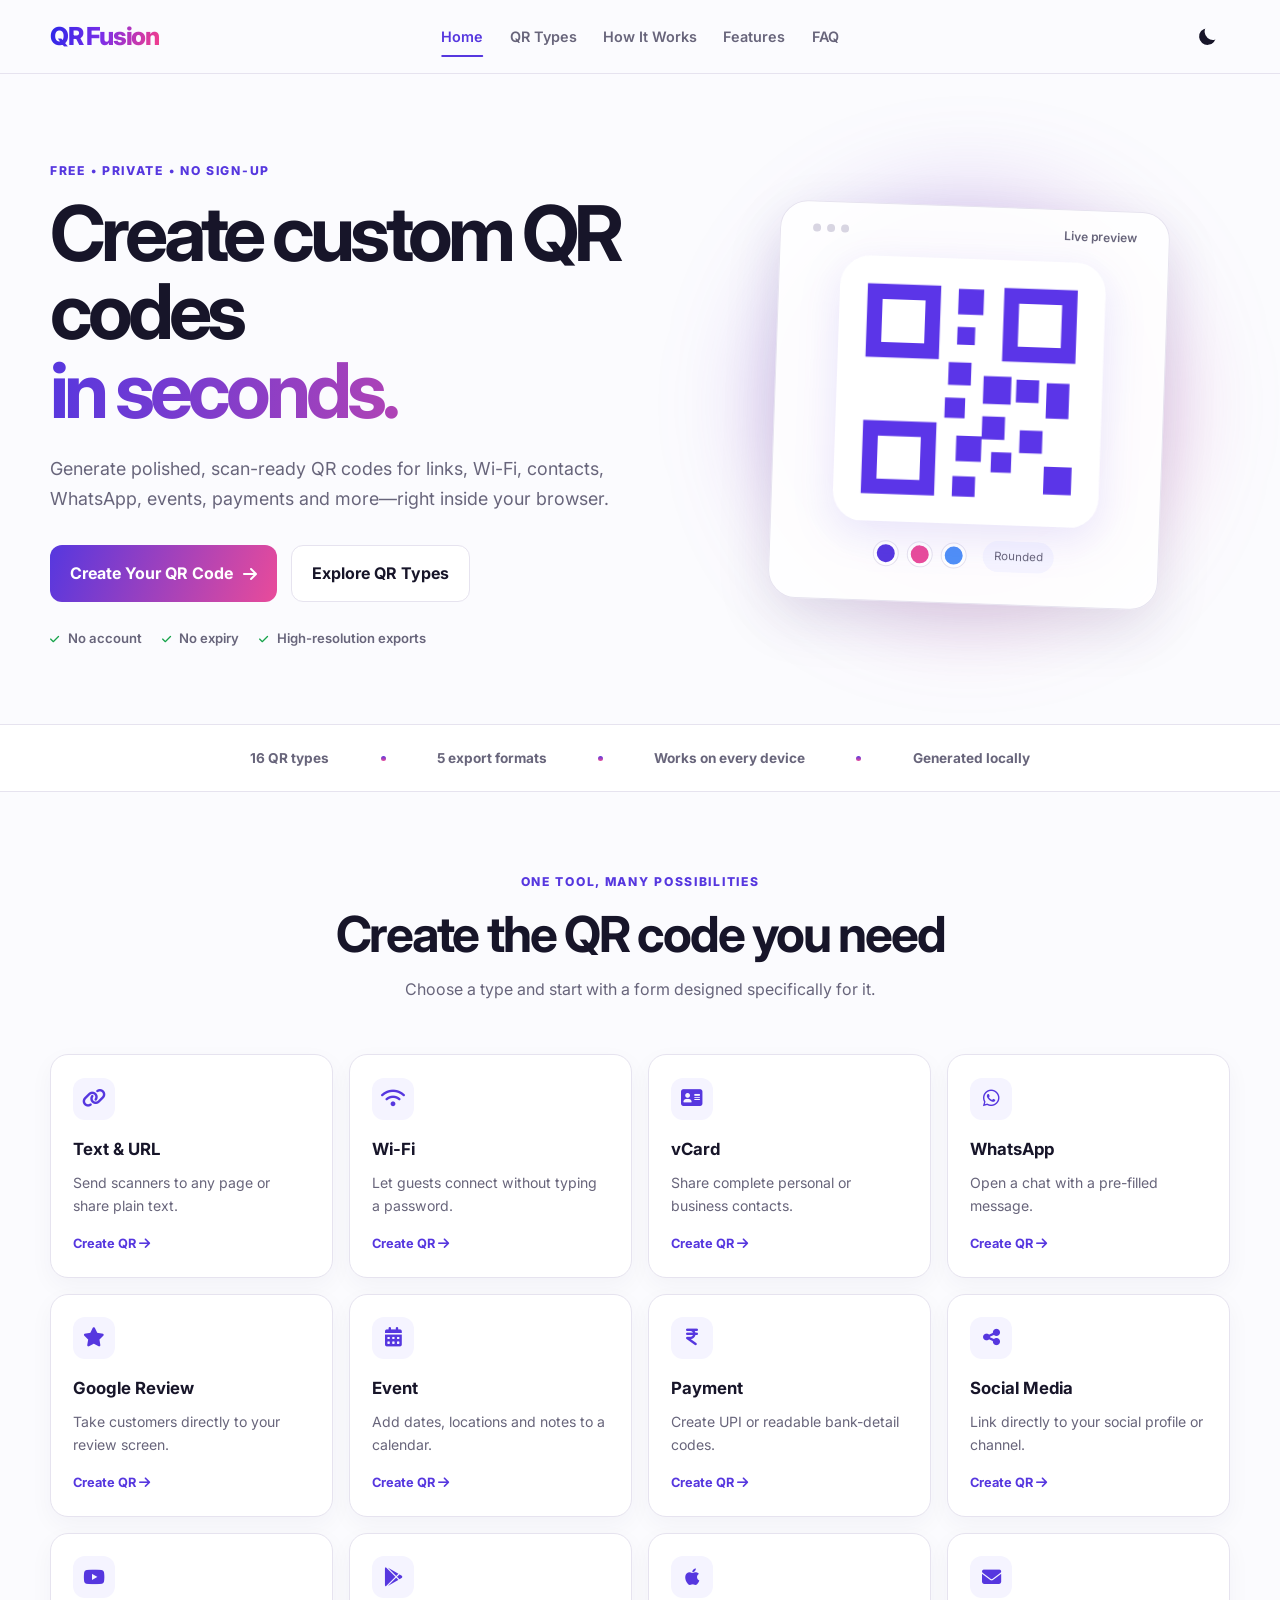
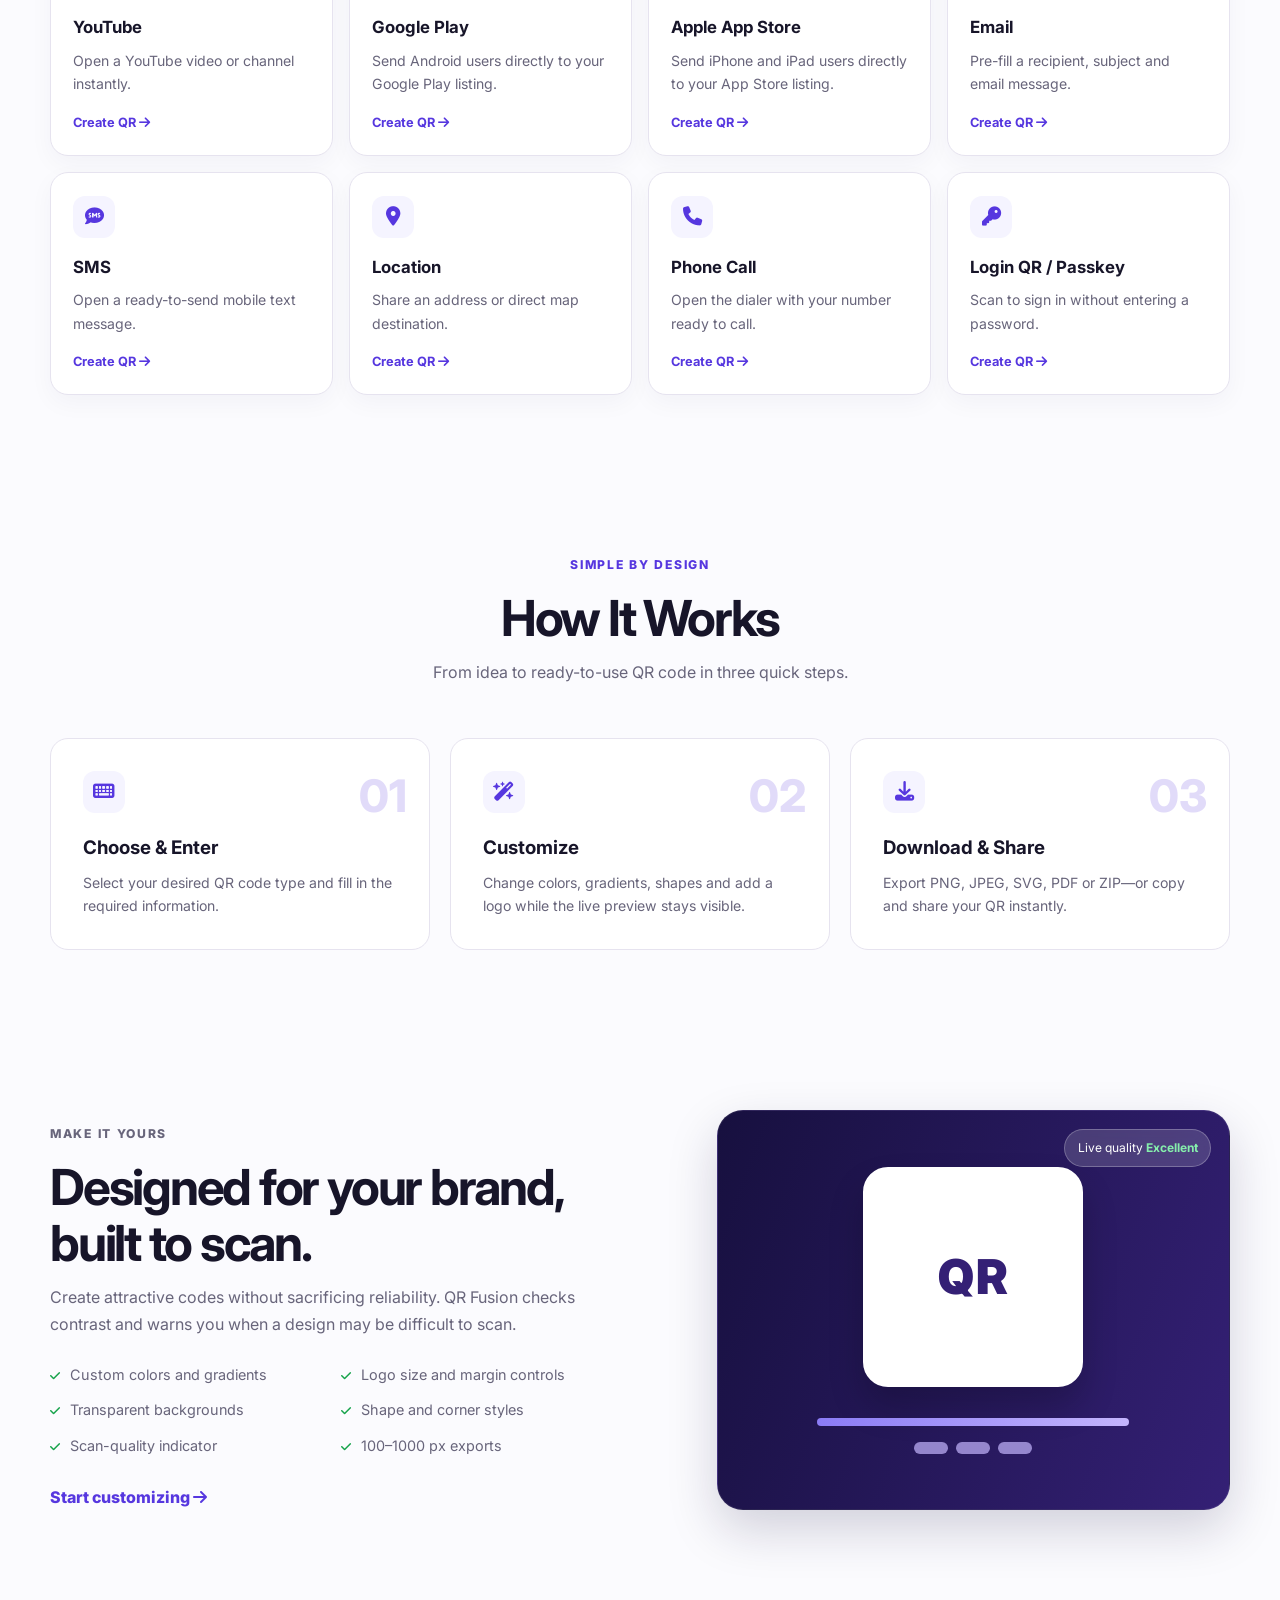
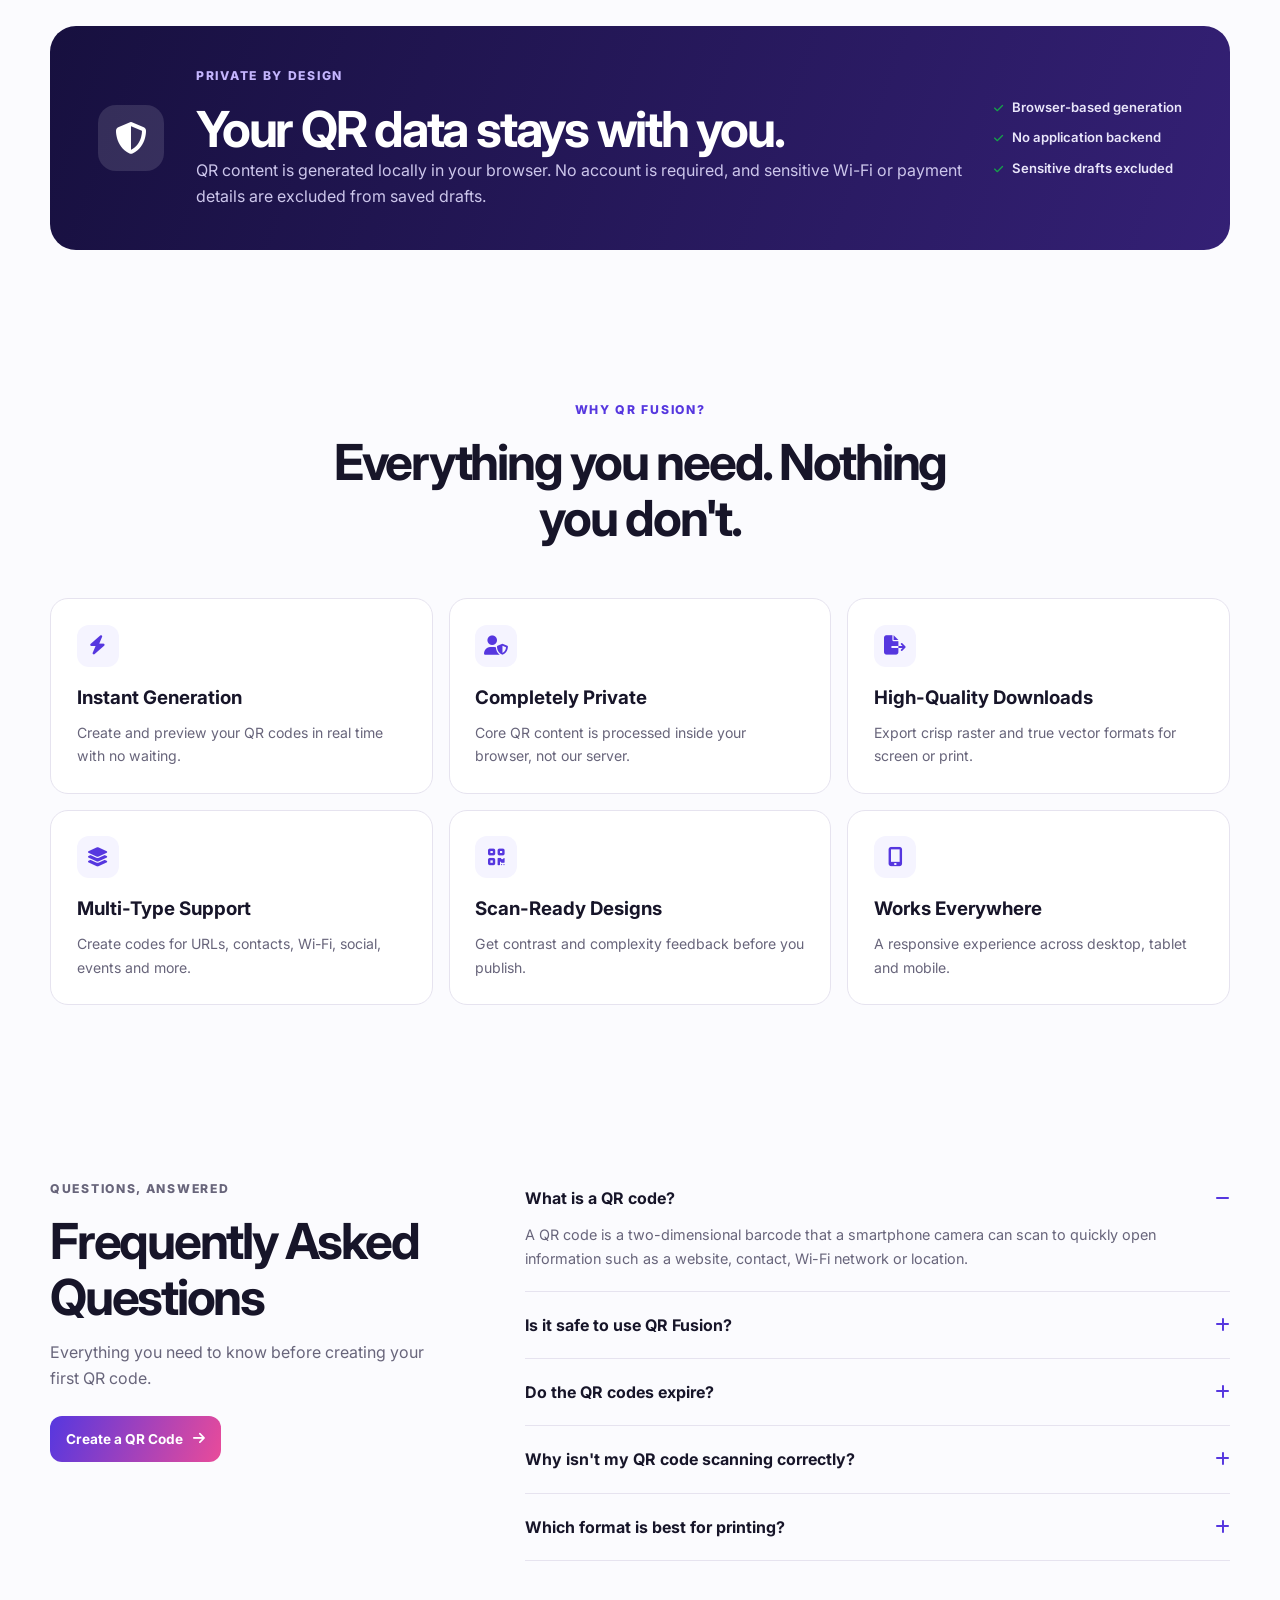
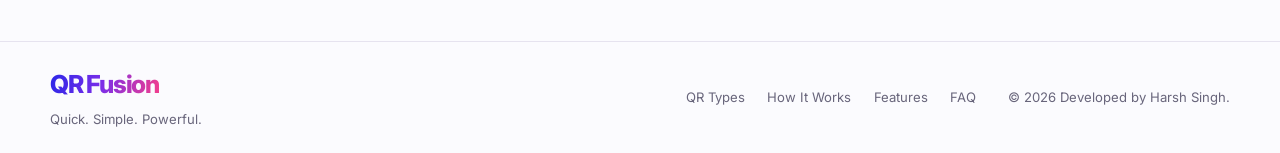
<file: index.html>
<!doctype html>
<html lang="en">
  <head>
    <meta charset="UTF-8" />
    <meta name="viewport" content="width=device-width, initial-scale=1.0" />
    <meta name="theme-color" content="#ffffff" />
    <meta
      name="description"
      content="Create private, customizable QR codes for URLs, Wi-Fi, contacts, WhatsApp, events, payments and more. Export PNG, JPEG, SVG and PDF for free."
    />
    <meta
      property="og:title"
      content="QR Fusion — Free Custom QR Code Generator"
    />
    <meta
      property="og:description"
      content="Create branded, scan-ready QR codes directly in your browser."
    />
    <meta property="og:type" content="website" />
    <meta property="og:url" content="https://qrfusion.pages.dev/" />
    <meta property="og:site_name" content="QR Fusion" />
    <meta
      property="og:image"
      content="https://qrfusion.pages.dev/assets/og-preview.png"
    />
    <meta property="og:image:width" content="1200" />
    <meta property="og:image:height" content="628" />
    <meta property="og:image:type" content="image/png" />
    <meta name="twitter:card" content="summary_large_image" />
    <meta
      name="twitter:title"
      content="QR Fusion — Free Custom QR Code Generator"
    />
    <meta
      name="twitter:description"
      content="Create branded, scan-ready QR codes directly in your browser."
    />
    <meta
      name="twitter:image"
      content="https://qrfusion.pages.dev/assets/og-preview.png"
    />
    <title>QR Fusion — Free Custom QR Code Generator</title>
    <link rel="canonical" href="https://qrfusion.pages.dev/" />
    <link
      rel="icon"
      type="image/png"
      href="/assets/favicon/favicon-96x96.png"
      sizes="96x96"
    />
    <link
      rel="apple-touch-icon"
      sizes="180x180"
      href="/assets/favicon/apple-touch-icon.png"
    />
    <link rel="manifest" href="/assets/favicon/site.webmanifest" />
    <link rel="preconnect" href="https://fonts.googleapis.com" />
    <link rel="preconnect" href="https://fonts.gstatic.com" crossorigin />
    <link
      href="https://fonts.googleapis.com/css2?family=Inter:wght@400;500;600;700;800&display=swap"
      rel="stylesheet"
    />
    <link
      rel="stylesheet"
      href="https://cdnjs.cloudflare.com/ajax/libs/font-awesome/6.5.1/css/all.min.css"
    />
    <link rel="stylesheet" href="/css/landing.css?v=44" />
    <script type="application/ld+json">
      {
        "@context": "https://schema.org",
        "@type": "WebApplication",
        "name": "QR Fusion",
        "url": "https://qrfusion.pages.dev/",
        "applicationCategory": "UtilitiesApplication",
        "operatingSystem": "Any",
        "offers": { "@type": "Offer", "price": "0", "priceCurrency": "USD" },
        "description": "A private, browser-based custom QR code generator."
      }
    </script>
  </head>
  <body>
    <header class="site-header">
      <a class="brand" href="/" aria-label="QR Fusion home"
        >QR <span>Fusion</span></a
      >
      <div class="header-actions">
        <nav class="site-nav" id="site-nav" aria-label="Primary navigation">
          <a href="#home">Home</a>
          <a href="#qr-types">QR Types</a>
          <a href="#how-it-works">How It Works</a>
          <a href="#features">Features</a>
          <a href="#faq">FAQ</a>
        </nav>
        <label
          for="landing-theme-toggle"
          class="landing-theme-toggle"
          title="Toggle theme"
        >
          <input
            type="checkbox"
            id="landing-theme-toggle"
            aria-label="Toggle dark theme"
          />
          <svg
            width="18"
            height="18"
            viewBox="0 0 20 20"
            fill="currentColor"
            aria-hidden="true"
          >
            <mask id="landing-moon-mask">
              <rect width="20" height="20" fill="white"></rect>
              <circle cx="11" cy="3" r="8" fill="black"></circle>
            </mask>
            <circle
              class="sunMoon"
              cx="10"
              cy="10"
              r="8"
              mask="url(#landing-moon-mask)"
            ></circle>
            <g
              class="sunRays"
              fill="none"
              stroke="currentColor"
              stroke-width="1.6"
              stroke-linecap="round"
            >
              <path
                d="M10 1v2M10 17v2M1 10h2M17 10h2M3.64 3.64l1.42 1.42M14.94 14.94l1.42 1.42M16.36 3.64l-1.42 1.42M5.06 14.94l-1.42 1.42"
              ></path>
            </g>
          </svg>
        </label>
        <button
          class="menu-toggle"
          id="menu-toggle"
          aria-label="Open navigation"
          aria-expanded="false"
        >
          <i class="fa-solid fa-bars" aria-hidden="true"></i>
        </button>
      </div>
    </header>

    <main>
      <section class="hero section-shell" id="home">
        <div class="hero-copy">
          <p class="eyebrow">FREE • PRIVATE • NO SIGN-UP</p>
          <h1>Create custom QR codes <span>in seconds.</span></h1>
          <p class="hero-text">
            Generate polished, scan-ready QR codes for links, Wi-Fi, contacts,
            WhatsApp, events, payments and more—right inside your browser.
          </p>
          <div class="hero-actions">
            <a class="primary-button" href="/create"
              >Create Your QR Code
              <i class="fa-solid fa-arrow-right" aria-hidden="true"></i
            ></a>
            <a class="secondary-button" href="#qr-types">Explore QR Types</a>
          </div>
          <div class="trust-row">
            <span
              ><i class="fa-solid fa-check" aria-hidden="true"></i> No
              account</span
            ><span
              ><i class="fa-solid fa-check" aria-hidden="true"></i> No
              expiry</span
            ><span
              ><i class="fa-solid fa-check" aria-hidden="true"></i>
              High-resolution exports</span
            >
          </div>
        </div>
        <div class="hero-visual" aria-label="Example customized QR code">
          <div class="visual-glow"></div>
          <div class="qr-demo-card">
            <div class="demo-toolbar">
              <span></span><span></span><span></span><b>Live preview</b>
            </div>
            <svg
              class="demo-qr"
              viewBox="0 0 210 210"
              role="img"
              aria-label="Decorative QR code preview"
            >
              <rect width="210" height="210" rx="24" fill="white" />
              <g fill="#5b35e8">
                <path
                  d="M22 22h58v58H22zm12 12v34h34V34zM130 22h58v58h-58zm12 12v34h34V34zM22 130h58v58H22zm12 12v34h34v-34z"
                />
                <path
                  d="M94 24h20v20H94zm0 30h14v14H94zm22 38h22v22h-22zM88 82h18v18H88zm-2 28h16v16H86zm30 14h18v18h-18zm26-30h18v18h-18zm24 2h18v28h-18zm-70 44h20v20H96zm28 12h16v16h-16zm22-18h18v18h-18zm20 28h22v22h-22zm-72 10h18v16H94z"
                />
              </g>
            </svg>
            <div class="demo-options">
              <span class="swatch purple"></span
              ><span class="swatch pink"></span><span class="swatch blue"></span
              ><span class="demo-pill">Rounded</span>
            </div>
          </div>
        </div>
      </section>

      <section class="trust-strip" aria-label="Product highlights">
        <span>16 QR types</span><i></i><span>5 export formats</span><i></i
        ><span>Works on every device</span><i></i><span>Generated locally</span>
      </section>

      <section class="content-section section-shell" id="qr-types">
        <div class="section-heading">
          <p class="eyebrow">ONE TOOL, MANY POSSIBILITIES</p>
          <h2>Create the QR code you need</h2>
          <p>
            Choose a type and start with a form designed specifically for it.
          </p>
        </div>
        <div class="type-grid">
          <a href="/text"
            ><b><i class="fa-solid fa-link"></i></b>
            <h3>Text & URL</h3>
            <p>Send scanners to any page or share plain text.</p>
            <span
              >Create QR
              <i class="fa-solid fa-arrow-right" aria-hidden="true"></i></span
          ></a>
          <a href="/wifi"
            ><b><i class="fa-solid fa-wifi"></i></b>
            <h3>Wi-Fi</h3>
            <p>Let guests connect without typing a password.</p>
            <span
              >Create QR
              <i class="fa-solid fa-arrow-right" aria-hidden="true"></i></span
          ></a>
          <a href="/vcard"
            ><b><i class="fa-solid fa-address-card"></i></b>
            <h3>vCard</h3>
            <p>Share complete personal or business contacts.</p>
            <span
              >Create QR
              <i class="fa-solid fa-arrow-right" aria-hidden="true"></i></span
          ></a>
          <a href="/whatsapp"
            ><b><i class="fa-brands fa-whatsapp"></i></b>
            <h3>WhatsApp</h3>
            <p>Open a chat with a pre-filled message.</p>
            <span
              >Create QR
              <i class="fa-solid fa-arrow-right" aria-hidden="true"></i></span
          ></a>
          <a href="/google-review"
            ><b><i class="fa-solid fa-star"></i></b>
            <h3>Google Review</h3>
            <p>Take customers directly to your review screen.</p>
            <span
              >Create QR
              <i class="fa-solid fa-arrow-right" aria-hidden="true"></i></span
          ></a>
          <a href="/event"
            ><b><i class="fa-solid fa-calendar-days"></i></b>
            <h3>Event</h3>
            <p>Add dates, locations and notes to a calendar.</p>
            <span
              >Create QR
              <i class="fa-solid fa-arrow-right" aria-hidden="true"></i></span
          ></a>
          <a href="/payment"
            ><b><i class="fa-solid fa-indian-rupee-sign"></i></b>
            <h3>Payment</h3>
            <p>Create UPI or readable bank-detail codes.</p>
            <span
              >Create QR
              <i class="fa-solid fa-arrow-right" aria-hidden="true"></i></span
          ></a>
          <a href="/social"
            ><b><i class="fa-solid fa-share-nodes"></i></b>
            <h3>Social Media</h3>
            <p>Link directly to your social profile or channel.</p>
            <span
              >Create QR
              <i class="fa-solid fa-arrow-right" aria-hidden="true"></i></span
          ></a>
          <a href="/youtube"
            ><b><i class="fa-brands fa-youtube"></i></b>
            <h3>YouTube</h3>
            <p>Open a YouTube video or channel instantly.</p>
            <span
              >Create QR
              <i class="fa-solid fa-arrow-right" aria-hidden="true"></i></span
          ></a>
          <a href="/app-store?platform=google"
            ><b><i class="fa-brands fa-google-play"></i></b>
            <h3>Google Play</h3>
            <p>Send Android users directly to your Google Play listing.</p>
            <span
              >Create QR
              <i class="fa-solid fa-arrow-right" aria-hidden="true"></i></span
          ></a>
          <a href="/app-store?platform=apple"
            ><b><i class="fa-brands fa-apple"></i></b>
            <h3>Apple App Store</h3>
            <p>
              Send iPhone and iPad users directly to your App Store listing.
            </p>
            <span
              >Create QR
              <i class="fa-solid fa-arrow-right" aria-hidden="true"></i></span
          ></a>
          <a href="/email"
            ><b><i class="fa-solid fa-envelope"></i></b>
            <h3>Email</h3>
            <p>Pre-fill a recipient, subject and email message.</p>
            <span
              >Create QR
              <i class="fa-solid fa-arrow-right" aria-hidden="true"></i></span
          ></a>
          <a href="/sms"
            ><b><i class="fa-solid fa-comment-sms"></i></b>
            <h3>SMS</h3>
            <p>Open a ready-to-send mobile text message.</p>
            <span
              >Create QR
              <i class="fa-solid fa-arrow-right" aria-hidden="true"></i></span
          ></a>
          <a href="/location"
            ><b><i class="fa-solid fa-location-dot"></i></b>
            <h3>Location</h3>
            <p>Share an address or direct map destination.</p>
            <span
              >Create QR
              <i class="fa-solid fa-arrow-right" aria-hidden="true"></i></span
          ></a>
          <a href="/phone"
            ><b><i class="fa-solid fa-phone"></i></b>
            <h3>Phone Call</h3>
            <p>Open the dialer with your number ready to call.</p>
            <span
              >Create QR
              <i class="fa-solid fa-arrow-right" aria-hidden="true"></i></span
          ></a>
          <a href="/login-qr"
            ><b><i class="fa-solid fa-key"></i></b>
            <h3>Login QR / Passkey</h3>
            <p>Scan to sign in without entering a password.</p>
            <span
              >Create QR
              <i class="fa-solid fa-arrow-right" aria-hidden="true"></i></span
          ></a>
        </div>
      </section>

      <section class="content-section" id="how-it-works">
        <div class="section-shell">
          <div class="section-heading">
            <p class="eyebrow">SIMPLE BY DESIGN</p>
            <h2>How It Works</h2>
            <p>From idea to ready-to-use QR code in three quick steps.</p>
          </div>
          <div class="steps-grid">
            <article>
              <em>01</em>
              <div class="step-icon"><i class="fa-solid fa-keyboard"></i></div>
              <h3>Choose & Enter</h3>
              <p>
                Select your desired QR code type and fill in the required
                information.
              </p>
            </article>
            <article>
              <em>02</em>
              <div class="step-icon">
                <i class="fa-solid fa-wand-magic-sparkles"></i>
              </div>
              <h3>Customize</h3>
              <p>
                Change colors, gradients, shapes and add a logo while the live
                preview stays visible.
              </p>
            </article>
            <article>
              <em>03</em>
              <div class="step-icon"><i class="fa-solid fa-download"></i></div>
              <h3>Download & Share</h3>
              <p>
                Export PNG, JPEG, SVG, PDF or ZIP—or copy and share your QR
                instantly.
              </p>
            </article>
          </div>
        </div>
      </section>

      <section class="content-section section-shell showcase" id="features">
        <div class="showcase-copy">
          <p class="eyebrow">MAKE IT YOURS</p>
          <h2>Designed for your brand, built to scan.</h2>
          <p>
            Create attractive codes without sacrificing reliability. QR Fusion
            checks contrast and warns you when a design may be difficult to
            scan.
          </p>
          <ul>
            <li>
              <i class="fa-solid fa-check" aria-hidden="true"></i> Custom colors
              and gradients
            </li>
            <li>
              <i class="fa-solid fa-check" aria-hidden="true"></i> Logo size and
              margin controls
            </li>
            <li>
              <i class="fa-solid fa-check" aria-hidden="true"></i> Transparent
              backgrounds
            </li>
            <li>
              <i class="fa-solid fa-check" aria-hidden="true"></i> Shape and
              corner styles
            </li>
            <li>
              <i class="fa-solid fa-check" aria-hidden="true"></i> Scan-quality
              indicator
            </li>
            <li>
              <i class="fa-solid fa-check" aria-hidden="true"></i> 100–1000 px
              exports
            </li>
          </ul>
          <a class="text-link" href="/create"
            >Start customizing
            <i class="fa-solid fa-arrow-right" aria-hidden="true"></i
          ></a>
        </div>
        <div class="feature-preview">
          <div class="preview-chip">
            Live quality <strong>Excellent</strong>
          </div>
          <div class="mini-code">QR</div>
          <div class="gradient-track"></div>
          <div class="feature-controls">
            <span></span><span></span><span></span>
          </div>
        </div>
      </section>

      <section class="privacy-section">
        <div class="section-shell privacy-card">
          <div class="privacy-icon">
            <i class="fa-solid fa-shield-halved"></i>
          </div>
          <div>
            <p class="eyebrow">PRIVATE BY DESIGN</p>
            <h2>Your QR data stays with you.</h2>
            <p>
              QR content is generated locally in your browser. No account is
              required, and sensitive Wi-Fi or payment details are excluded from
              saved drafts.
            </p>
          </div>
          <div class="privacy-points">
            <span
              ><i class="fa-solid fa-check" aria-hidden="true"></i>
              Browser-based generation</span
            ><span
              ><i class="fa-solid fa-check" aria-hidden="true"></i> No
              application backend</span
            ><span
              ><i class="fa-solid fa-check" aria-hidden="true"></i> Sensitive
              drafts excluded</span
            >
          </div>
        </div>
      </section>

      <section class="content-section section-shell">
        <div class="section-heading">
          <p class="eyebrow">WHY QR FUSION?</p>
          <h2>Everything you need. Nothing you don't.</h2>
        </div>
        <div class="benefit-grid">
          <article>
            <b><i class="fa-solid fa-bolt"></i></b>
            <h3>Instant Generation</h3>
            <p>
              Create and preview your QR codes in real time with no waiting.
            </p>
          </article>
          <article>
            <b><i class="fa-solid fa-user-shield"></i></b>
            <h3>Completely Private</h3>
            <p>
              Core QR content is processed inside your browser, not our server.
            </p>
          </article>
          <article>
            <b><i class="fa-solid fa-file-export"></i></b>
            <h3>High-Quality Downloads</h3>
            <p>
              Export crisp raster and true vector formats for screen or print.
            </p>
          </article>
          <article>
            <b><i class="fa-solid fa-layer-group"></i></b>
            <h3>Multi-Type Support</h3>
            <p>
              Create codes for URLs, contacts, Wi-Fi, social, events and more.
            </p>
          </article>
          <article>
            <b><i class="fa-solid fa-qrcode"></i></b>
            <h3>Scan-Ready Designs</h3>
            <p>Get contrast and complexity feedback before you publish.</p>
          </article>
          <article>
            <b><i class="fa-solid fa-mobile-screen-button"></i></b>
            <h3>Works Everywhere</h3>
            <p>A responsive experience across desktop, tablet and mobile.</p>
          </article>
        </div>
      </section>

      <section class="content-section" id="faq">
        <div class="section-shell faq-layout">
          <div>
            <p class="eyebrow">QUESTIONS, ANSWERED</p>
            <h2>Frequently Asked Questions</h2>
            <p>
              Everything you need to know before creating your first QR code.
            </p>
            <a class="primary-button compact" href="/create"
              >Create a QR Code
              <i class="fa-solid fa-arrow-right" aria-hidden="true"></i
            ></a>
          </div>
          <div class="faq-list">
            <details open>
              <summary>What is a QR code?</summary>
              <p>
                A QR code is a two-dimensional barcode that a smartphone camera
                can scan to quickly open information such as a website, contact,
                Wi-Fi network or location.
              </p>
            </details>
            <details>
              <summary>Is it safe to use QR Fusion?</summary>
              <p>
                Yes. Core QR generation happens locally in your browser.
                Optional PIN-code lookup contacts an external postal service,
                but your QR payload is not uploaded to an application backend.
              </p>
            </details>
            <details>
              <summary>Do the QR codes expire?</summary>
              <p>
                No. QR Fusion creates static QR codes that do not expire. A
                linked QR continues working as long as its destination remains
                available.
              </p>
            </details>
            <details>
              <summary>Why isn't my QR code scanning correctly?</summary>
              <p>
                Verify the entered data, increase foreground/background
                contrast, keep the logo smaller and test the code at its final
                printed or displayed size.
              </p>
            </details>
            <details>
              <summary>Which format is best for printing?</summary>
              <p>
                SVG is best for unlimited scaling. PDF is convenient for print
                workflows, while a high-resolution PNG also works for many
                designs.
              </p>
            </details>
          </div>
        </div>
      </section>
    </main>

    <footer class="site-footer">
      <div class="footer-inner">
        <div>
          <a class="brand footer-brand" href="/">QR <span>Fusion</span></a>
          <p>Quick. Simple. Powerful.</p>
        </div>
        <div class="footer-links">
          <a href="#qr-types">QR Types</a
          ><a href="#how-it-works">How It Works</a
          ><a href="#features">Features</a><a href="#faq">FAQ</a>
        </div>
        <p>
          © <span id="current-year"></span> Developed by
          <a
            href="https://harsh-hsy.netlify.app/"
            target="_blank"
            rel="noopener noreferrer"
            >Harsh Singh</a
          >.
        </p>
      </div>
    </footer>

    <script src="/js/pages/landing.js?v=33"></script>
  </body>
</html>
</file>
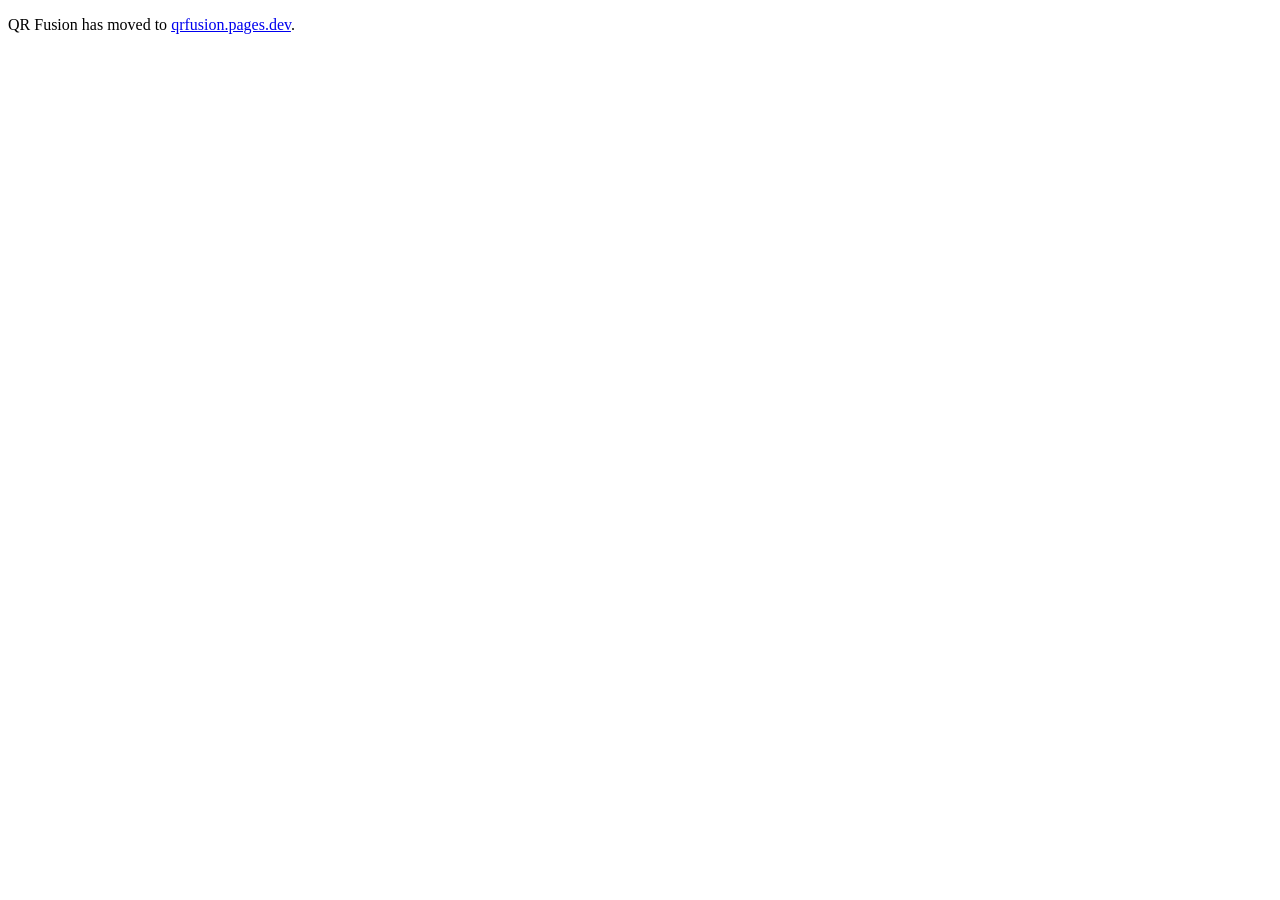
<file: netlify-redirect/index.html>
<!doctype html>
<html lang="en">
  <head>
    <meta charset="UTF-8" />
    <meta name="viewport" content="width=device-width, initial-scale=1.0" />
    <meta name="robots" content="noindex" />
    <title>QR Fusion has moved</title>
    <link rel="canonical" href="https://qrfusion.pages.dev/" />
  </head>
  <body>
    <p>
      QR Fusion has moved to
      <a href="https://qrfusion.pages.dev/">qrfusion.pages.dev</a>.
    </p>
  </body>
</html>
</file>
<file: css/landing.css>
:root {
  --privacy-gradient: linear-gradient(110deg, #17103f, #342075);
  --font: "Inter", system-ui, sans-serif;
  --bg: #fbfbfe;
  --surface: #ffffff;
  --surface-soft: #f5f4ff;
  --text: #171529;
  --muted: #68657b;
  --border: #e6e3ef;
  --primary: #5637df;
  --primary-dark: #4328c5;
  --pink: #e94b9a;
  --shadow: 0 20px 55px rgba(38, 27, 91, 0.12);
  --radius: 22px;
}

body.dark-theme {
  --bg: #0d0c16;
  --surface: #171622;
  --surface-soft: #1c1930;
  --text: #f5f4ff;
  --muted: #aba8bd;
  --border: #302d41;
  --shadow: 0 20px 55px rgba(0, 0, 0, 0.34);
}

* {
  box-sizing: border-box;
  margin: 0;
  padding: 0;
}
html {
  scroll-behavior: smooth;
  scroll-padding-top: 90px;
}
body {
  font-family: var(--font);
  color: var(--text);
  background: var(--bg);
  line-height: 1.65;
}
a {
  color: inherit;
  text-decoration: none;
}
button {
  font: inherit;
}

.section-shell {
  width: min(1180px, calc(100% - 40px));
  margin-inline: auto;
}

/* Sticky navigation and theme controls */
.site-header {
  position: sticky;
  top: 0;
  z-index: 100;
  min-height: 74px;
  padding: 0 max(24px, calc((100% - 1180px) / 2));
  display: flex;
  align-items: center;
  justify-content: space-between;
  gap: 2rem;
  background: color-mix(in srgb, var(--bg) 86%, transparent);
  border-bottom: 1px solid var(--border);
  backdrop-filter: blur(18px);
}
.brand {
  display: inline-block;
  color: transparent;
  background: linear-gradient(105deg, #3027e8 5%, #7c2ee8 48%, #ec3d91 95%);
  background-clip: text;
  -webkit-background-clip: text;
  -webkit-text-fill-color: transparent;
  font-size: 1.55rem;
  font-weight: 800;
  letter-spacing: -0.05em;
}
.brand span {
  color: inherit;
}
.header-actions {
  margin-left: auto;
  display: flex;
  align-items: center;
  gap: 0.35rem;
}
.site-nav {
  position: absolute;
  left: 50%;
  display: flex;
  align-items: center;
  gap: 1.65rem;
  color: var(--muted);
  font-size: 0.9rem;
  font-weight: 600;
  transform: translateX(-50%);
}
.site-nav > a {
  position: relative;
  transition: color 0.2s ease;
}
.site-nav > a::after {
  content: "";
  position: absolute;
  left: 50%;
  bottom: -0.55rem;
  width: 0;
  height: 2px;
  background: var(--primary);
  border-radius: 999px;
  transform: translateX(-50%);
  transition: width 0.2s ease;
}
.site-nav > a:hover,
.site-nav > a.active {
  color: var(--primary);
}
.site-nav > a.active::after {
  width: 100%;
}
.landing-theme-toggle {
  position: relative;
  width: 46px;
  height: 46px;
  display: grid;
  place-items: center;
  color: var(--text);
  background: transparent;
  border: 0;
  border-radius: 50%;
  cursor: pointer;
}
.landing-theme-toggle input {
  position: absolute;
  inset: 0;
  width: 100%;
  height: 100%;
  opacity: 0;
  cursor: pointer;
}
.landing-theme-toggle svg {
  width: 21px;
  height: 21px;
  transition: transform 0.35s ease;
  transform: rotate(40deg);
  pointer-events: none;
}
.landing-theme-toggle .sunMoon {
  transform-origin: center;
  transition: transform 0.35s ease;
}
.landing-theme-toggle .sunRays {
  transform-origin: center;
  opacity: 0;
  transform: scale(0.65);
  transition:
    opacity 0.25s ease,
    transform 0.3s ease;
}
.landing-theme-toggle svg mask > circle {
  transition: transform 0.35s ease;
}
.landing-theme-toggle input:checked + svg {
  transform: rotate(90deg);
}
.landing-theme-toggle input:checked + svg mask > circle {
  transform: translate(16px, -3px);
}
.landing-theme-toggle input:checked + svg .sunMoon {
  transform: scale(0.62);
}
.landing-theme-toggle input:checked + svg .sunRays {
  opacity: 1;
  transform: scale(1);
}
.primary-button {
  padding: 0.9rem 1.25rem;
  display: inline-flex;
  justify-content: center;
  align-items: center;
  gap: 0.65rem;
  color: white;
  background: linear-gradient(110deg, var(--primary), var(--pink));
  border-radius: 12px;
  box-shadow: none;
  font-weight: 700;
}
.primary-button:hover {
  transform: none;
  filter: none;
  box-shadow: none;
}
.primary-button i {
  transition: transform 0.22s ease;
}
.primary-button:hover i {
  transform: translateX(5px);
}
.menu-toggle {
  display: none;
  width: 42px;
  height: 42px;
  padding: 0;
  align-items: center;
  justify-content: center;
  color: var(--text);
  border: 1px solid var(--border);
  border-radius: 10px;
  background: var(--surface);
}
.menu-toggle i {
  font-size: 1.1rem;
  line-height: 1;
}

/* Hero and product preview */
.hero {
  min-height: 650px;
  padding-block: 82px 70px;
  display: grid;
  grid-template-columns: 1.05fr 0.95fr;
  align-items: center;
  gap: 5rem;
}
.eyebrow {
  margin-bottom: 0.9rem;
  color: var(--primary);
  font-size: 0.76rem;
  font-weight: 800;
  letter-spacing: 0.14em;
}
.hero h1 {
  max-width: 690px;
  font-size: clamp(3rem, 6vw, 5.4rem);
  line-height: 1.02;
  letter-spacing: -0.065em;
}
.hero h1 span {
  display: block;
  color: transparent;
  background: linear-gradient(100deg, var(--primary), var(--pink));
  background-clip: text;
}
.hero-text {
  max-width: 650px;
  margin-top: 1.5rem;
  color: var(--muted);
  font-size: 1.12rem;
}
.hero-actions {
  display: flex;
  flex-wrap: wrap;
  gap: 0.85rem;
  margin-top: 2rem;
}
.secondary-button {
  padding: 0.9rem 1.25rem;
  border: 1px solid var(--border);
  border-radius: 12px;
  background: var(--surface);
  font-weight: 700;
}
.trust-row {
  display: flex;
  flex-wrap: wrap;
  gap: 1.25rem;
  margin-top: 1.6rem;
  color: var(--muted);
  font-size: 0.82rem;
  font-weight: 600;
}
.trust-row span::first-letter {
  color: #16a34a;
}
.hero-visual {
  position: relative;
  min-height: 470px;
  display: grid;
  place-items: center;
}
.visual-glow {
  position: absolute;
  width: 410px;
  aspect-ratio: 1;
  border-radius: 50%;
  background: linear-gradient(
    135deg,
    rgba(86, 55, 223, 0.28),
    rgba(233, 75, 154, 0.25)
  );
  filter: blur(50px);
}
.qr-demo-card {
  position: relative;
  width: min(390px, 90%);
  padding: 1rem 2rem 2rem;
  background: color-mix(in srgb, var(--surface) 92%, transparent);
  border: 1px solid var(--border);
  border-radius: 28px;
  box-shadow: var(--shadow);
  transform: rotate(2deg);
}
.demo-toolbar {
  display: flex;
  align-items: center;
  gap: 6px;
  padding-bottom: 1rem;
  color: var(--muted);
  font-size: 0.75rem;
}
.demo-toolbar span {
  width: 8px;
  height: 8px;
  border-radius: 50%;
  background: #d8d5e2;
}
.demo-toolbar b {
  margin-left: auto;
  font-weight: 600;
}
.demo-qr {
  display: block;
  width: 82%;
  margin: 0 auto;
  filter: drop-shadow(0 12px 20px rgba(86, 55, 223, 0.12));
}
.demo-options {
  display: flex;
  justify-content: center;
  align-items: center;
  gap: 0.65rem;
  margin-top: 1rem;
}
.swatch {
  width: 24px;
  height: 24px;
  border: 3px solid var(--surface);
  border-radius: 50%;
  box-shadow: 0 0 0 1px var(--border);
}
.purple {
  background: #5637df;
}
.pink {
  background: #e94b9a;
}
.blue {
  background: #4f8ff7;
}
.demo-pill {
  margin-left: 0.4rem;
  padding: 0.35rem 0.7rem;
  color: var(--muted);
  background: var(--surface-soft);
  border-radius: 99px;
  font-size: 0.72rem;
}

.trust-strip {
  min-height: 68px;
  padding: 1rem 3vw;
  display: flex;
  justify-content: center;
  align-items: center;
  gap: clamp(1rem, 4vw, 4rem);
  color: var(--muted);
  background: var(--surface);
  border-block: 1px solid var(--border);
  font-size: 0.85rem;
  font-weight: 700;
}
.trust-strip i {
  width: 5px;
  height: 5px;
  border-radius: 50%;
  background: linear-gradient(var(--primary), var(--pink));
}
/* Shared landing-page sections and cards */
.content-section {
  padding-block: 80px;
}
.section-heading {
  max-width: 680px;
  margin: 0 auto 3.25rem;
  text-align: center;
}
.section-heading h2,
.showcase h2,
.privacy-card h2,
.faq-layout h2 {
  font-size: clamp(2rem, 4vw, 3.1rem);
  line-height: 1.13;
  letter-spacing: -0.045em;
}
.section-heading > p:last-child,
.showcase-copy > p,
.faq-layout > div > p {
  margin-top: 0.85rem;
  color: var(--muted);
}
.type-grid {
  display: grid;
  grid-template-columns: repeat(4, 1fr);
  gap: 1rem;
}
.type-grid a {
  min-height: 210px;
  padding: 1.4rem;
  display: flex;
  flex-direction: column;
  background: var(--surface);
  border: 1px solid var(--border);
  border-radius: 18px;
  box-shadow: 0 8px 24px rgba(36, 27, 72, 0.04);
  transition: 0.25s ease;
}
.type-grid a:hover {
  transform: translateY(-5px);
  border-color: color-mix(in srgb, var(--primary) 45%, var(--border));
  box-shadow: var(--shadow);
}
.type-grid b,
.benefit-grid b {
  width: 42px;
  height: 42px;
  display: grid;
  place-items: center;
  color: var(--primary);
  background: var(--surface-soft);
  border-radius: 12px;
  font-size: 1.2rem;
}
.type-grid h3 {
  margin-top: 1rem;
  font-size: 1.05rem;
}
.type-grid p,
.benefit-grid p,
.steps-grid p {
  margin-top: 0.45rem;
  color: var(--muted);
  font-size: 0.88rem;
}
.type-grid span {
  margin-top: auto;
  padding-top: 1rem;
  color: var(--primary);
  font-size: 0.8rem;
  font-weight: 700;
}
.steps-grid {
  display: grid;
  grid-template-columns: repeat(3, 1fr);
  gap: 1.25rem;
}
.steps-grid article {
  position: relative;
  padding: 2rem;
  background: var(--surface);
  border: 1px solid var(--border);
  border-radius: 18px;
}
.steps-grid em {
  position: absolute;
  top: 1.3rem;
  right: 1.4rem;
  color: color-mix(in srgb, var(--primary) 18%, transparent);
  font-size: 2.8rem;
  font-weight: 800;
  font-style: normal;
}
.step-icon {
  width: 42px;
  height: 42px;
  display: grid;
  place-items: center;
  color: var(--primary);
  background: var(--surface-soft);
  border-radius: 12px;
  font-size: 1.2rem;
}
.steps-grid h3 {
  margin-top: 1.25rem;
}
/* Customization showcase */
.showcase {
  display: grid;
  grid-template-columns: 1fr 0.9fr;
  align-items: center;
  gap: 6rem;
}
.showcase-copy ul {
  margin: 1.6rem 0;
  display: grid;
  grid-template-columns: 1fr 1fr;
  gap: 0.75rem;
  list-style: none;
  color: var(--muted);
  font-size: 0.9rem;
}
.showcase-copy li > i,
.trust-row i,
.privacy-points i {
  margin-right: 0.35rem;
  color: #16a34a;
  font-size: 0.8em;
}
.text-link {
  color: var(--primary);
  font-weight: 800;
}
.feature-preview {
  position: relative;
  min-height: 400px;
  padding: 3rem;
  display: grid;
  place-items: center;
  background: var(--privacy-gradient);
  border: 1px solid rgba(255, 255, 255, 0.08);
  border-radius: 26px;
  box-shadow: 0 20px 50px rgba(23, 16, 63, 0.18);
}
.mini-code {
  width: 220px;
  aspect-ratio: 1;
  display: grid;
  place-items: center;
  color: #342075;
  background: #fff;
  border: 20px solid #fff;
  border-radius: 25px;
  font-size: 3rem;
  font-weight: 900;
  letter-spacing: 0.04em;
  text-indent: 0.04em;
  box-shadow: 0 20px 35px rgba(0, 0, 0, 0.2);
}
.preview-chip {
  position: absolute;
  top: 1.1rem;
  right: 1.1rem;
  padding: 0.5rem 0.8rem;
  color: white;
  background: rgba(255, 255, 255, 0.16);
  border: 1px solid rgba(255, 255, 255, 0.25);
  border-radius: 99px;
  font-size: 0.75rem;
  backdrop-filter: blur(8px);
}
.preview-chip strong {
  color: #86efac;
}
.gradient-track {
  width: 75%;
  height: 8px;
  margin-top: 1rem;
  background: linear-gradient(90deg, #8b7cf6, #c4b5fd);
  border-radius: 99px;
}
.feature-controls {
  display: flex;
  gap: 8px;
}
.feature-controls span {
  width: 34px;
  height: 12px;
  border-radius: 10px;
  background: rgba(196, 181, 253, 0.7);
}
/* Privacy, benefits, and FAQ */
.privacy-section {
  padding: 36px 0 70px;
}
.privacy-card {
  padding: 2.5rem 3rem;
  display: grid;
  grid-template-columns: auto 1fr auto;
  align-items: center;
  gap: 2rem;
  color: white;
  background: var(--privacy-gradient);
  border-radius: 26px;
}
.privacy-icon {
  width: 66px;
  height: 66px;
  display: grid;
  place-items: center;
  background: rgba(255, 255, 255, 0.12);
  border-radius: 18px;
  font-size: 2rem;
}
.privacy-card p {
  color: #ccc6eb;
}
.privacy-card .eyebrow {
  color: #c4b5fd;
}
.privacy-points {
  display: flex;
  flex-direction: column;
  gap: 0.55rem;
  color: #e9e6fa;
  font-size: 0.82rem;
  font-weight: 600;
}
.benefit-grid {
  display: grid;
  grid-template-columns: repeat(3, 1fr);
  gap: 1rem;
}
.benefit-grid article {
  padding: 1.6rem;
  border: 1px solid var(--border);
  border-radius: 18px;
  background: var(--surface);
}
.benefit-grid h3 {
  margin-top: 1rem;
}
.faq-layout {
  display: grid;
  grid-template-columns: 0.7fr 1.3fr;
  gap: 6rem;
  align-items: start;
}
.primary-button.compact {
  margin-top: 1.5rem;
  padding: 0.75rem 1rem;
  font-size: 0.85rem;
}
.faq-list details {
  padding: 1.25rem 0;
  border-bottom: 1px solid var(--border);
}
.faq-list summary {
  position: relative;
  padding-right: 2rem;
  font-weight: 700;
  cursor: pointer;
  list-style: none;
}
.faq-list summary::after {
  content: "\2b";
  position: absolute;
  right: 0;
  color: var(--primary);
  font-family: "Font Awesome 6 Free";
  font-size: 1rem;
  font-weight: 900;
}
.faq-list details[open] summary::after {
  content: "\f068";
}
.faq-list details p {
  padding-top: 0.7rem;
  color: var(--muted);
  font-size: 0.9rem;
}
.site-footer {
  padding: 1.4rem 0;
  background: var(--bg);
  border-top: 1px solid var(--border);
}
.footer-inner {
  width: min(1180px, calc(100% - 40px));
  margin: auto;
  display: grid;
  grid-template-columns: 1fr auto auto;
  align-items: center;
  gap: 2rem;
  color: var(--muted);
  font-size: 0.82rem;
}
.footer-brand {
  display: inline-block;
  margin-bottom: 0.25rem;
}
.footer-links {
  display: flex;
  gap: 1.4rem;
}
.site-footer a:hover {
  color: var(--primary);
}

/* Responsive layout */
@media (max-width: 980px) {
  .site-header {
    padding-inline: 24px;
  }
  .menu-toggle {
    display: flex;
    cursor: pointer;
  }
  .site-nav {
    position: absolute;
    top: calc(100% + 1px);
    left: 0;
    right: 0;
    padding: 1.25rem 24px;
    display: none;
    flex-direction: column;
    align-items: center;
    gap: 0.5rem;
    text-align: center;
    background: var(--surface);
    border-bottom: 1px solid var(--border);
    box-shadow: var(--shadow);
    transform: none;
  }
  .site-nav.open {
    display: flex;
  }
  .site-nav a {
    width: 100%;
    padding: 0.7rem;
    text-align: center;
  }
  .site-nav > a::after {
    bottom: 0.2rem;
  }
  .site-nav > a.active::after {
    width: 32px;
  }
  .hero {
    grid-template-columns: 1fr 0.8fr;
    gap: 2rem;
  }
  .type-grid {
    grid-template-columns: repeat(2, 1fr);
  }
  .showcase {
    gap: 3rem;
  }
  .privacy-card {
    grid-template-columns: auto 1fr;
  }
  .privacy-points {
    grid-column: 2;
  }
  .faq-layout {
    gap: 3rem;
  }
  .footer-inner {
    grid-template-columns: 1fr auto;
  }
  .footer-inner > p {
    grid-column: 1 / -1;
  }
}

@media (max-width: 720px) {
  .section-shell {
    width: min(100% - 28px, 620px);
  }
  .hero {
    min-height: auto;
    padding-block: 60px;
    grid-template-columns: 1fr;
    gap: 2.5rem;
    text-align: center;
  }
  .hero-copy {
    display: flex;
    flex-direction: column;
    align-items: center;
  }
  .hero h1 {
    font-size: clamp(2.7rem, 13vw, 4.3rem);
  }
  .hero-actions,
  .trust-row {
    justify-content: center;
  }
  .hero-visual {
    min-height: 390px;
  }
  .qr-demo-card {
    width: min(340px, 92%);
  }
  .visual-glow {
    width: 300px;
  }
  .trust-strip {
    overflow-x: auto;
    justify-content: flex-start;
    white-space: nowrap;
    padding-inline: 20px;
  }
  .content-section {
    padding-block: 72px;
  }
  .type-grid,
  .steps-grid,
  .benefit-grid {
    grid-template-columns: 1fr;
  }
  .type-grid a {
    min-height: 175px;
  }
  .showcase {
    grid-template-columns: 1fr;
    gap: 2.5rem;
  }
  .showcase-copy ul {
    grid-template-columns: 1fr;
  }
  .feature-preview {
    min-height: 340px;
    padding: 2rem;
  }
  .mini-code {
    width: 180px;
  }
  .privacy-card {
    padding: 2rem;
    grid-template-columns: 1fr;
    text-align: center;
  }
  .privacy-icon {
    margin: auto;
  }
  .privacy-points {
    grid-column: 1;
    align-items: center;
  }
  .faq-layout {
    grid-template-columns: 1fr;
    gap: 2.5rem;
  }
  .footer-inner {
    grid-template-columns: 1fr;
    text-align: center;
  }
  .footer-links {
    justify-content: center;
    flex-wrap: wrap;
  }
  .footer-inner > p {
    grid-column: auto;
  }
}

@media (max-width: 420px) {
  .site-header {
    min-height: 66px;
    padding-inline: 14px;
  }
  .hero {
    padding-top: 48px;
  }
  .hero-actions {
    width: 100%;
    flex-direction: column;
  }
  .hero-actions a {
    width: 100%;
  }
  .trust-row {
    gap: 0.65rem;
    font-size: 0.72rem;
  }
  .hero-visual {
    min-height: 330px;
  }
  .qr-demo-card {
    padding: 0.8rem 1.3rem 1.4rem;
  }
  .section-heading {
    margin-bottom: 2.25rem;
  }
  .content-section {
    padding-block: 58px;
  }
}

@media (prefers-reduced-motion: reduce) {
  html {
    scroll-behavior: auto;
  }
  *,
  *::before,
  *::after {
    transition: none !important;
  }
}
</file>
